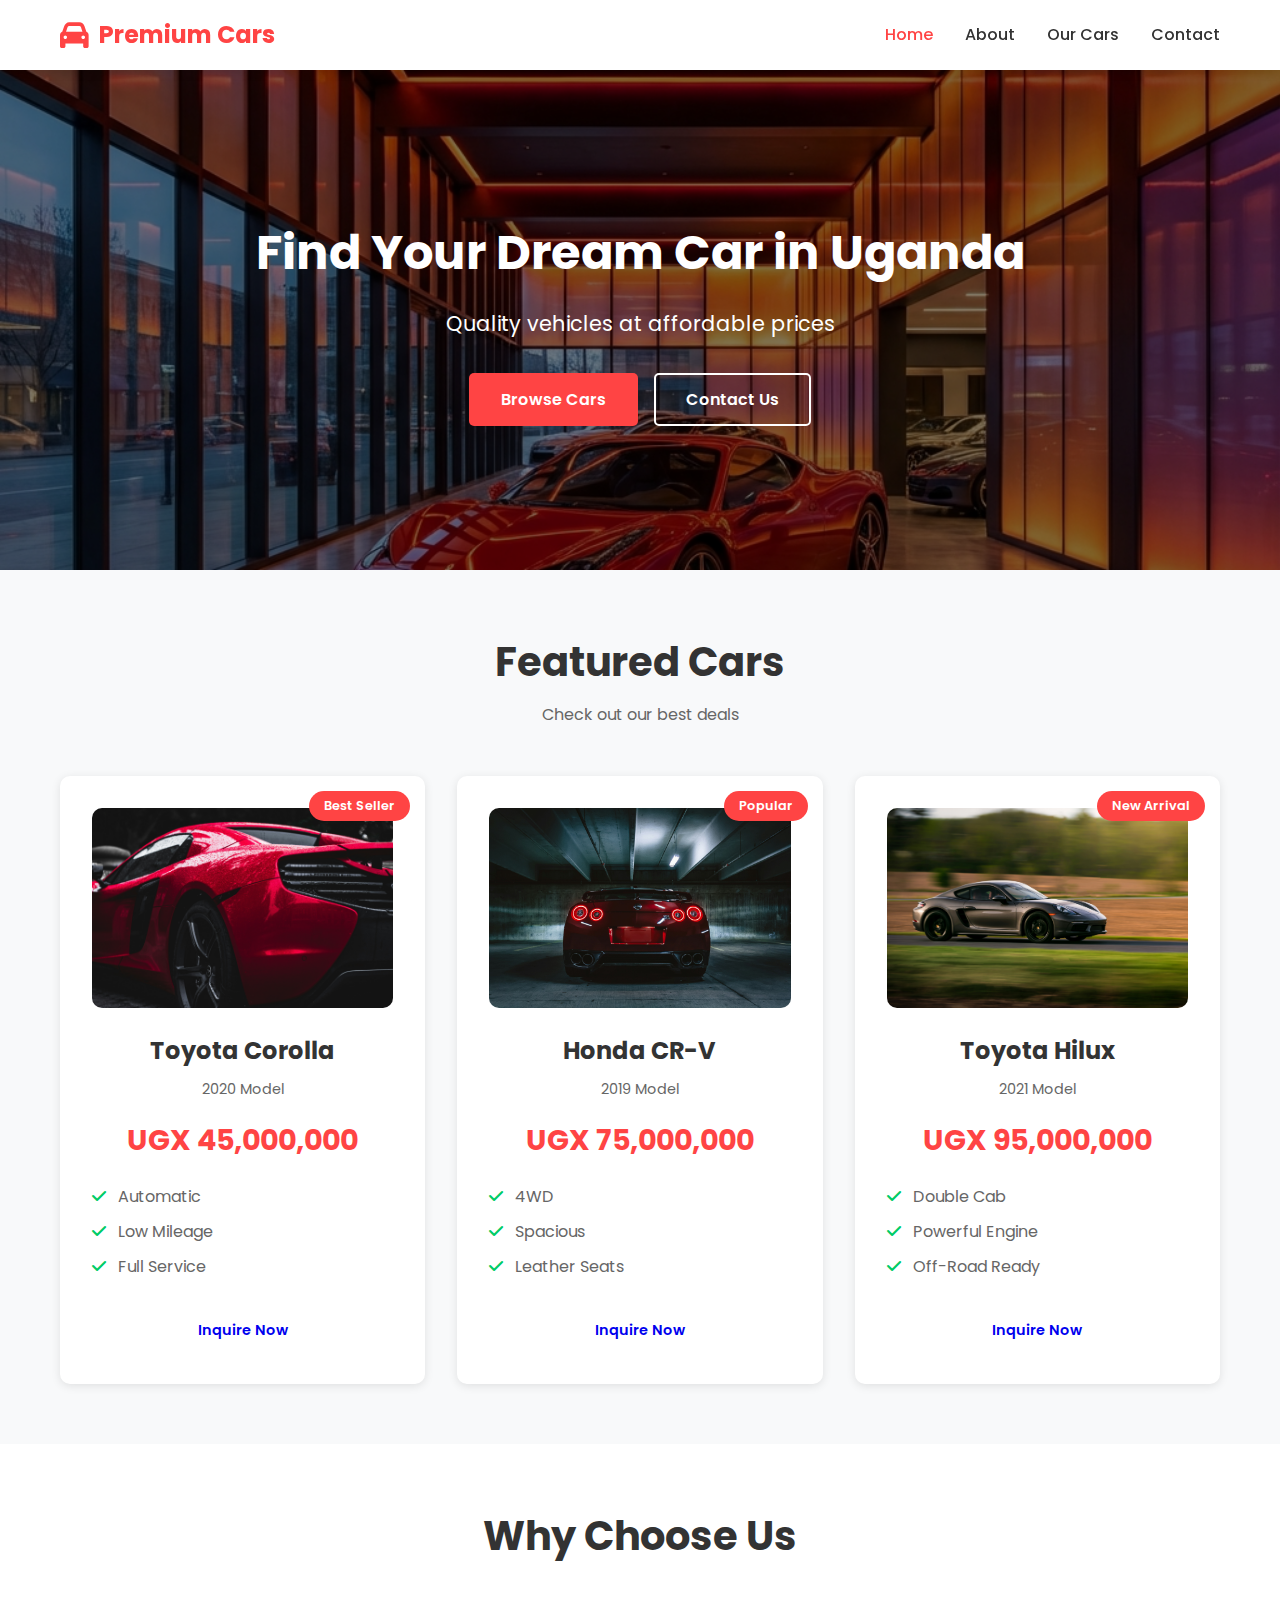
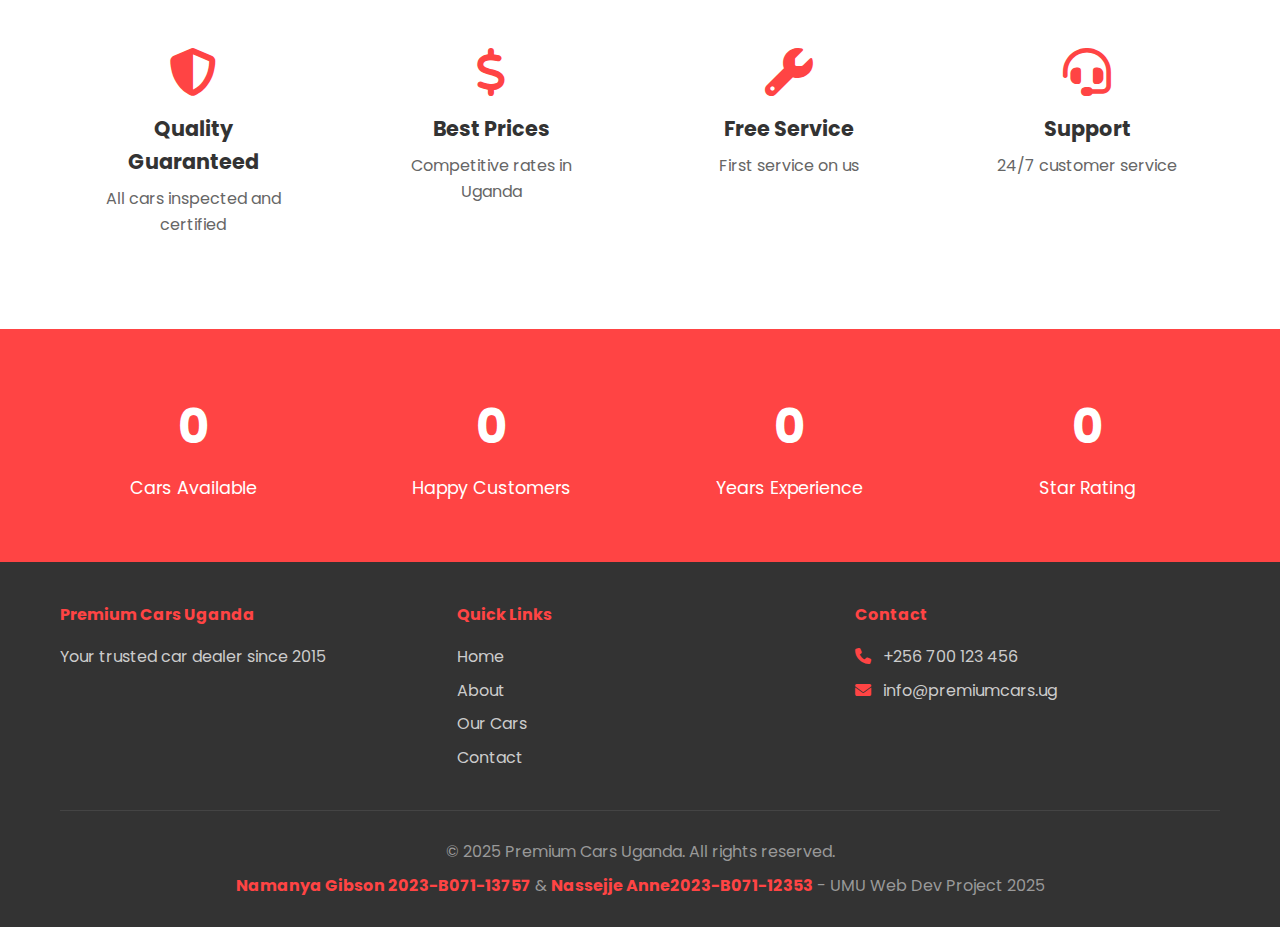
<file: index.html>
<!DOCTYPE html>
<html lang="en">

<head>
    <meta charset="UTF-8">
    <meta name="viewport" content="width=device-width, initial-scale=1.0">
    <meta name="description" content="Premium Cars Uganda - Quality Cars at Great Prices">
    <title>Premium Cars Uganda - Home</title>

    <link rel="stylesheet" href="https://cdnjs.cloudflare.com/ajax/libs/font-awesome/6.4.0/css/all.min.css">
    <link href="https://fonts.googleapis.com/css2?family=Poppins:wght@300;400;500;600;700&display=swap"
        rel="stylesheet">
    <link rel="stylesheet" href="css/styles.css">
</head>

<body>
    <!-- Navigation -->
    <nav class="navbar">
        <div class="container">
            <div class="nav-brand">
                <i class="fas fa-car"></i>
                <span>Premium Cars</span>
            </div>
            <button class="nav-toggle" id="navToggle">
                <i class="fas fa-bars"></i>
            </button>
            <ul class="nav-menu" id="navMenu">
                <li><a href="index.html" class="active">Home</a></li>
                <li><a href="about.html">About</a></li>
                <li><a href="services.html">Our Cars</a></li>
                <li><a href="contact.html">Contact</a></li>
            </ul>
        </div>
    </nav>

    <!-- Hero Section -->
    <section class="hero">
        <img src="images/hero-car.png" alt="Premium Cars Showroom" class="hero-img">
        <div class="hero-overlay"></div>
        <div class="hero-content">
            <h1>Find Your Dream Car in Uganda</h1>
            <p>Quality vehicles at affordable prices</p>
            <div class="hero-buttons">
                <a href="services.html" class="btn btn-primary">Browse Cars</a>
                <a href="contact.html" class="btn btn-outline">Contact Us</a>
            </div>
        </div>
    </section>

    <!-- Featured Cars -->
    <section class="featured-cars">
        <div class="container">
            <h2>Featured Cars</h2>
            <p class="subtitle">Check out our best deals</p>

            <div class="cars-grid">
                <div class="car-card">
                    <div class="car-badge">Best Seller</div>
                    <img src="images/yuvraj-singh-tmAynVA_ihE-unsplash.jpg" alt="Toyota Corolla" class="car-image">
                    <h3>Toyota Corolla</h3>
                    <p class="car-year">2020 Model</p>
                    <p class="car-price">UGX 45,000,000</p>
                    <ul class="car-features">
                        <li><i class="fas fa-check"></i> Automatic</li>
                        <li><i class="fas fa-check"></i> Low Mileage</li>
                        <li><i class="fas fa-check"></i> Full Service</li>
                    </ul>
                    <a href="contact.html" class="btn btn-small">Inquire Now</a>
                </div>

                <div class="car-card">
                    <div class="car-badge">Popular</div>
                    <img src="images/jonathan-gallegos-5FGqfV6UjzI-unsplash.jpg" alt="Honda CR-V" class="car-image">
                    <h3>Honda CR-V</h3>
                    <p class="car-year">2019 Model</p>
                    <p class="car-price">UGX 75,000,000</p>
                    <ul class="car-features">
                        <li><i class="fas fa-check"></i> 4WD</li>
                        <li><i class="fas fa-check"></i> Spacious</li>
                        <li><i class="fas fa-check"></i> Leather Seats</li>
                    </ul>
                    <a href="contact.html" class="btn btn-small">Inquire Now</a>
                </div>

                <div class="car-card">
                    <div class="car-badge">New Arrival</div>
                    <img src="images/kahl-orr-MPdl02hySb0-unsplash.jpg" alt="Toyota Hilux" class="car-image">
                    <h3>Toyota Hilux</h3>
                    <p class="car-year">2021 Model</p>
                    <p class="car-price">UGX 95,000,000</p>
                    <ul class="car-features">
                        <li><i class="fas fa-check"></i> Double Cab</li>
                        <li><i class="fas fa-check"></i> Powerful Engine</li>
                        <li><i class="fas fa-check"></i> Off-Road Ready</li>
                    </ul>
                    <a href="contact.html" class="btn btn-small">Inquire Now</a>
                </div>
            </div>
        </div>
    </section>

    <!-- Why Choose Us -->
    <section class="why-choose">
        <div class="container">
            <h2>Why Choose Us</h2>
            <div class="features-simple">
                <div class="feature-box">
                    <i class="fas fa-shield-alt"></i>
                    <h3>Quality Guaranteed</h3>
                    <p>All cars inspected and certified</p>
                </div>
                <div class="feature-box">
                    <i class="fas fa-dollar-sign"></i>
                    <h3>Best Prices</h3>
                    <p>Competitive rates in Uganda</p>
                </div>
                <div class="feature-box">
                    <i class="fas fa-wrench"></i>
                    <h3>Free Service</h3>
                    <p>First service on us</p>
                </div>
                <div class="feature-box">
                    <i class="fas fa-headset"></i>
                    <h3>Support</h3>
                    <p>24/7 customer service</p>
                </div>
            </div>
        </div>
    </section>

    <!-- Stats -->
    <section class="stats-simple">
        <div class="container">
            <div class="stats-row">
                <div class="stat-box">
                    <h3 class="stat-number" data-target="50">0</h3>
                    <p>Cars Available</p>
                </div>
                <div class="stat-box">
                    <h3 class="stat-number" data-target="200">0</h3>
                    <p>Happy Customers</p>
                </div>
                <div class="stat-box">
                    <h3 class="stat-number" data-target="10">0</h3>
                    <p>Years Experience</p>
                </div>
                <div class="stat-box">
                    <h3 class="stat-number" data-target="5">0</h3>
                    <p>Star Rating</p>
                </div>
            </div>
        </div>
    </section>

    <!-- Footer -->
    <footer class="footer-simple">
        <div class="container">
            <div class="footer-content">
                <div class="footer-col">
                    <h4>Premium Cars Uganda</h4>
                    <p>Your trusted car dealer since 2015</p>
                </div>
                <div class="footer-col">
                    <h4>Quick Links</h4>
                    <ul>
                        <li><a href="index.html">Home</a></li>
                        <li><a href="about.html">About</a></li>
                        <li><a href="services.html">Our Cars</a></li>
                        <li><a href="contact.html">Contact</a></li>
                    </ul>
                </div>
                <div class="footer-col">
                    <h4>Contact</h4>
                    <p><i class="fas fa-phone"></i> +256 700 123 456</p>
                    <p><i class="fas fa-envelope"></i> info@premiumcars.ug</p>
                </div>
            </div>
            <div class="footer-bottom">
                <p>&copy; 2025 Premium Cars Uganda. All rights reserved.</p>
                <p><strong>Namanya Gibson 2023-B071-13757</strong> & <strong>Nassejje Anne2023-B071-12353</strong> - UMU
                    Web Dev Project 2025</p>
            </div>
        </div>
    </footer>

    <script src="js/script.js"></script>
</body>

</html>
</file>
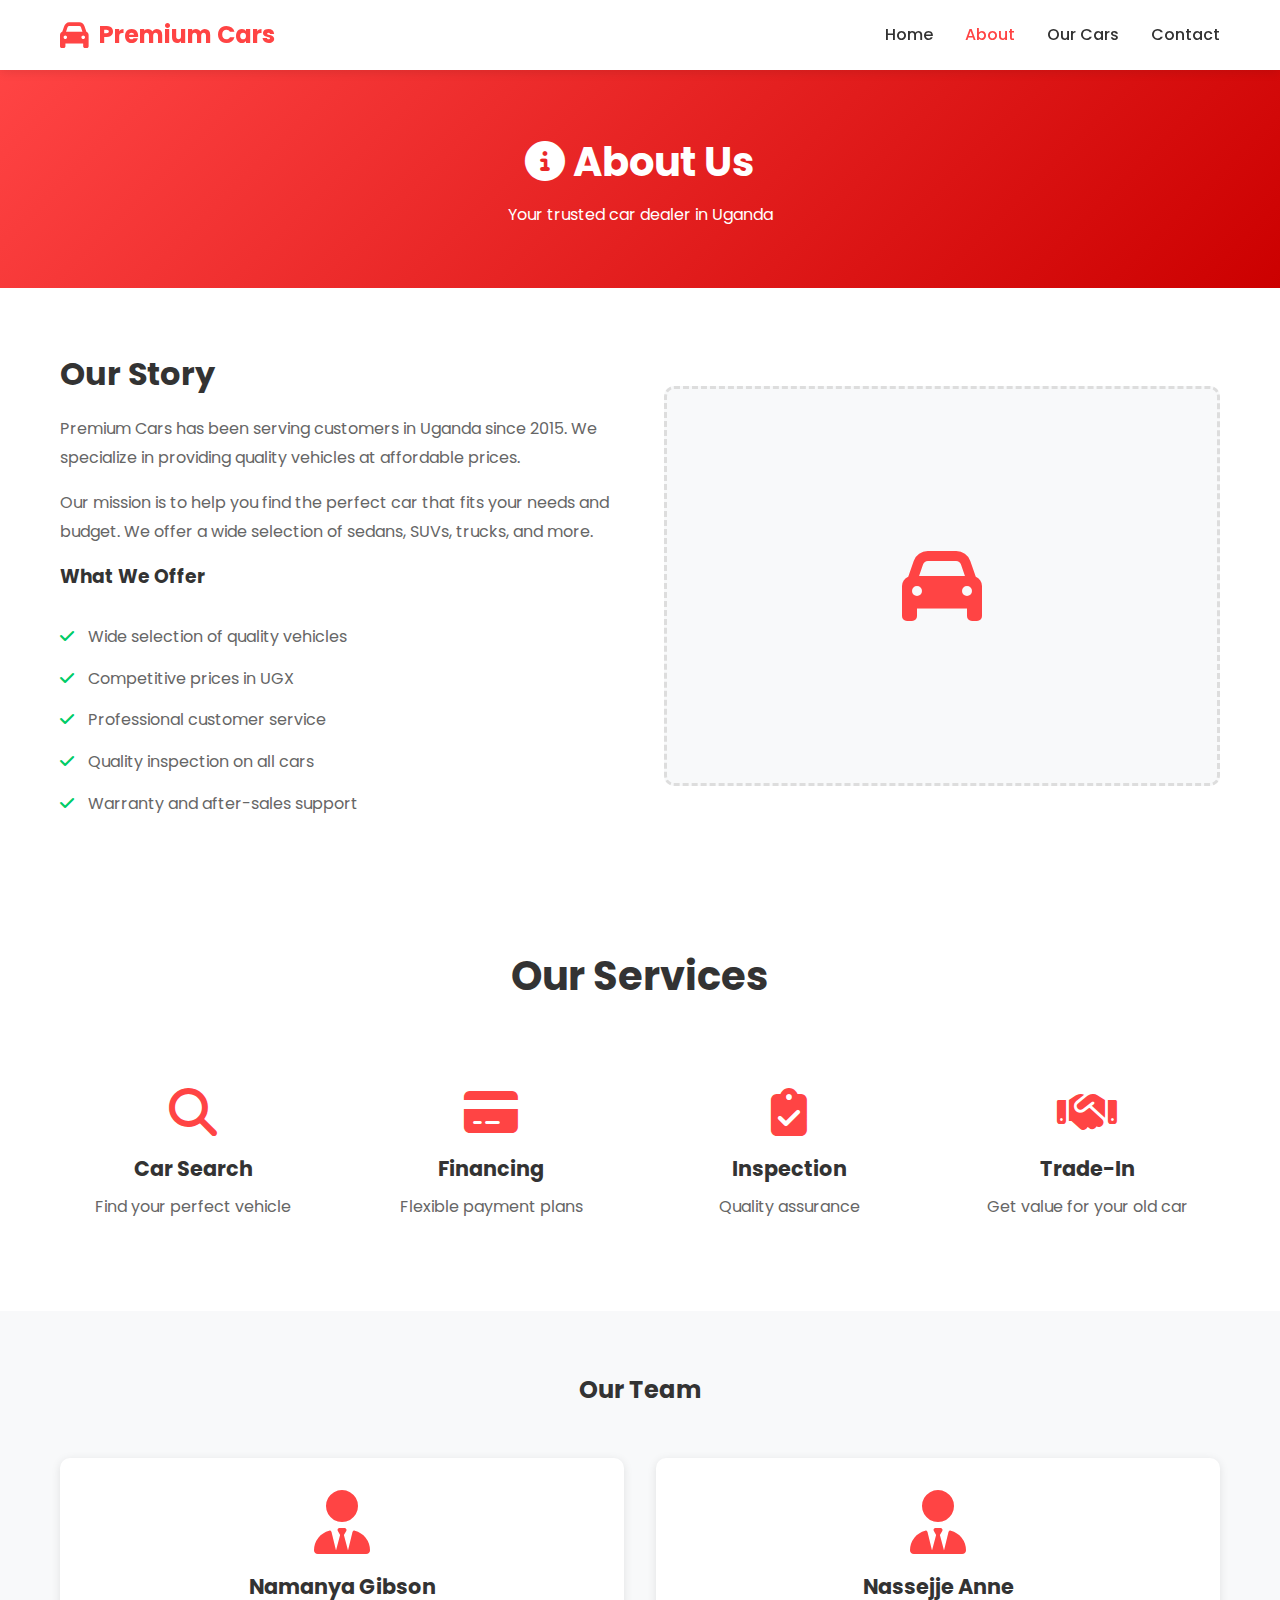
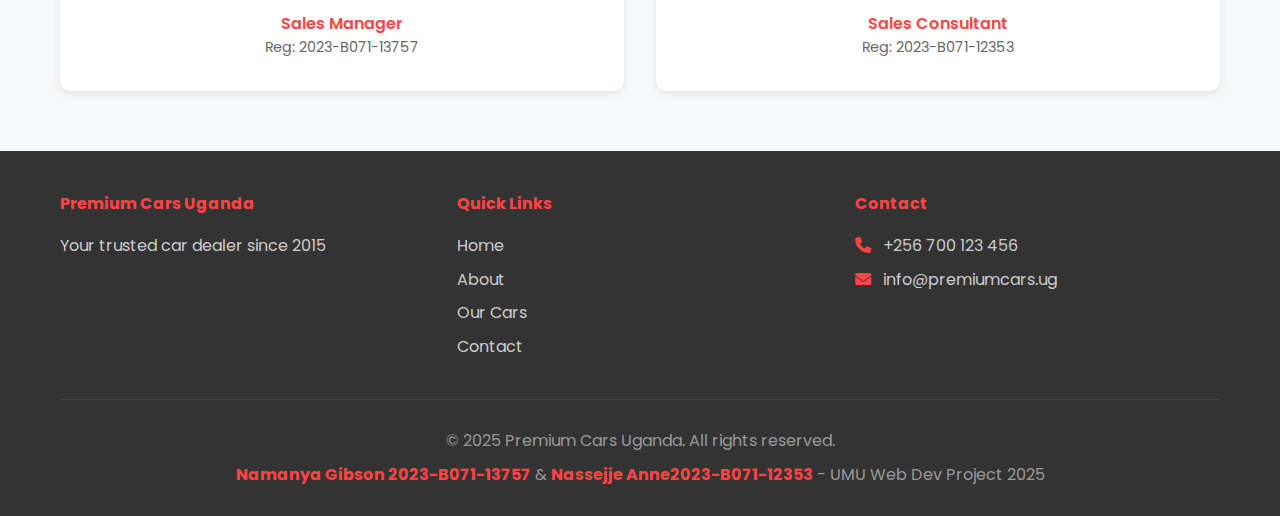
<file: about.html>
<!DOCTYPE html>
<html lang="en">

<head>
    <meta charset="UTF-8">
    <meta name="viewport" content="width=device-width, initial-scale=1.0">
    <meta name="description" content="About Premium Cars Uganda">
    <title>Premium Cars Uganda - About Us</title>

    <link rel="stylesheet" href="https://cdnjs.cloudflare.com/ajax/libs/font-awesome/6.4.0/css/all.min.css">
    <link href="https://fonts.googleapis.com/css2?family=Poppins:wght@300;400;500;600;700&display=swap"
        rel="stylesheet">
    <link rel="stylesheet" href="css/styles.css">
</head>

<body>
    <!-- Navigation -->
    <nav class="navbar">
        <div class="container">
            <div class="nav-brand">
                <i class="fas fa-car"></i>
                <span>Premium Cars</span>
            </div>
            <button class="nav-toggle" id="navToggle">
                <i class="fas fa-bars"></i>
            </button>
            <ul class="nav-menu" id="navMenu">
                <li><a href="index.html">Home</a></li>
                <li><a href="about.html" class="active">About</a></li>
                <li><a href="services.html">Our Cars</a></li>
                <li><a href="contact.html">Contact</a></li>
            </ul>
        </div>
    </nav>

    <!-- Page Header -->
    <section class="page-header">
        <h1><i class="fas fa-info-circle"></i> About Us</h1>
        <p>Your trusted car dealer in Uganda</p>
    </section>

    <!-- About Content -->
    <section class="content-section">
        <div class="container">
            <div class="content-grid">
                <div class="content-text">
                    <h2>Our Story</h2>
                    <p>Premium Cars has been serving customers in Uganda since 2015. We specialize in providing quality
                        vehicles at affordable prices.</p>
                    <p>Our mission is to help you find the perfect car that fits your needs and budget. We offer a wide
                        selection of sedans, SUVs, trucks, and more.</p>

                    <h3>What We Offer</h3>
                    <ul class="content-list">
                        <li><i class="fas fa-check"></i> Wide selection of quality vehicles</li>
                        <li><i class="fas fa-check"></i> Competitive prices in UGX</li>
                        <li><i class="fas fa-check"></i> Professional customer service</li>
                        <li><i class="fas fa-check"></i> Quality inspection on all cars</li>
                        <li><i class="fas fa-check"></i> Warranty and after-sales support</li>
                    </ul>
                </div>

                <div class="content-image">
                    <div class="image-box">
                        <i class="fas fa-car"></i>
                    </div>
                </div>
            </div>
        </div>
    </section>

    <!-- Services -->
    <section class="why-choose">
        <div class="container">
            <h2>Our Services</h2>
            <div class="features-simple">
                <div class="feature-box">
                    <i class="fas fa-search"></i>
                    <h3>Car Search</h3>
                    <p>Find your perfect vehicle</p>
                </div>
                <div class="feature-box">
                    <i class="fas fa-credit-card"></i>
                    <h3>Financing</h3>
                    <p>Flexible payment plans</p>
                </div>
                <div class="feature-box">
                    <i class="fas fa-clipboard-check"></i>
                    <h3>Inspection</h3>
                    <p>Quality assurance</p>
                </div>
                <div class="feature-box">
                    <i class="fas fa-handshake"></i>
                    <h3>Trade-In</h3>
                    <p>Get value for your old car</p>
                </div>
            </div>
        </div>
    </section>

    <!-- Team -->
    <section class="content-section" style="background: var(--light);">
        <div class="container">
            <h2 style="text-align: center; margin-bottom: 3rem;">Our Team</h2>
            <div class="features-simple">
                <div class="feature-box" style="background: #fff; border-radius: 10px; box-shadow: var(--shadow);">
                    <i class="fas fa-user-tie" style="font-size: 4rem;"></i>
                    <h3>Namanya Gibson</h3>
                    <p style="color: var(--primary); font-weight: 600;">Sales Manager</p>
                    <p style="font-size: 0.9rem;">Reg: 2023-B071-13757</p>
                </div>

                <div class="feature-box" style="background: #fff; border-radius: 10px; box-shadow: var(--shadow);">
                    <i class="fas fa-user-tie" style="font-size: 4rem;"></i>
                    <h3>Nassejje Anne</h3>
                    <p style="color: var(--primary); font-weight: 600;">Sales Consultant</p>
                    <p style="font-size: 0.9rem;">Reg: 2023-B071-12353</p>
                </div>
            </div>
        </div>
    </section>

    <!-- Footer -->
    <footer class="footer-simple">
        <div class="container">
            <div class="footer-content">
                <div class="footer-col">
                    <h4>Premium Cars Uganda</h4>
                    <p>Your trusted car dealer since 2015</p>
                </div>
                <div class="footer-col">
                    <h4>Quick Links</h4>
                    <ul>
                        <li><a href="index.html">Home</a></li>
                        <li><a href="about.html">About</a></li>
                        <li><a href="services.html">Our Cars</a></li>
                        <li><a href="contact.html">Contact</a></li>
                    </ul>
                </div>
                <div class="footer-col">
                    <h4>Contact</h4>
                    <p><i class="fas fa-phone"></i> +256 700 123 456</p>
                    <p><i class="fas fa-envelope"></i> info@premiumcars.ug</p>
                </div>
            </div>
            <div class="footer-bottom">
                <p>&copy; 2025 Premium Cars Uganda. All rights reserved.</p>
                <p><strong>Namanya Gibson 2023-B071-13757</strong> & <strong>Nassejje Anne2023-B071-12353</strong> - UMU
                    Web Dev Project 2025</p>
            </div>
        </div>
    </footer>

    <script src="js/script.js"></script>
</body>

</html>
</file>
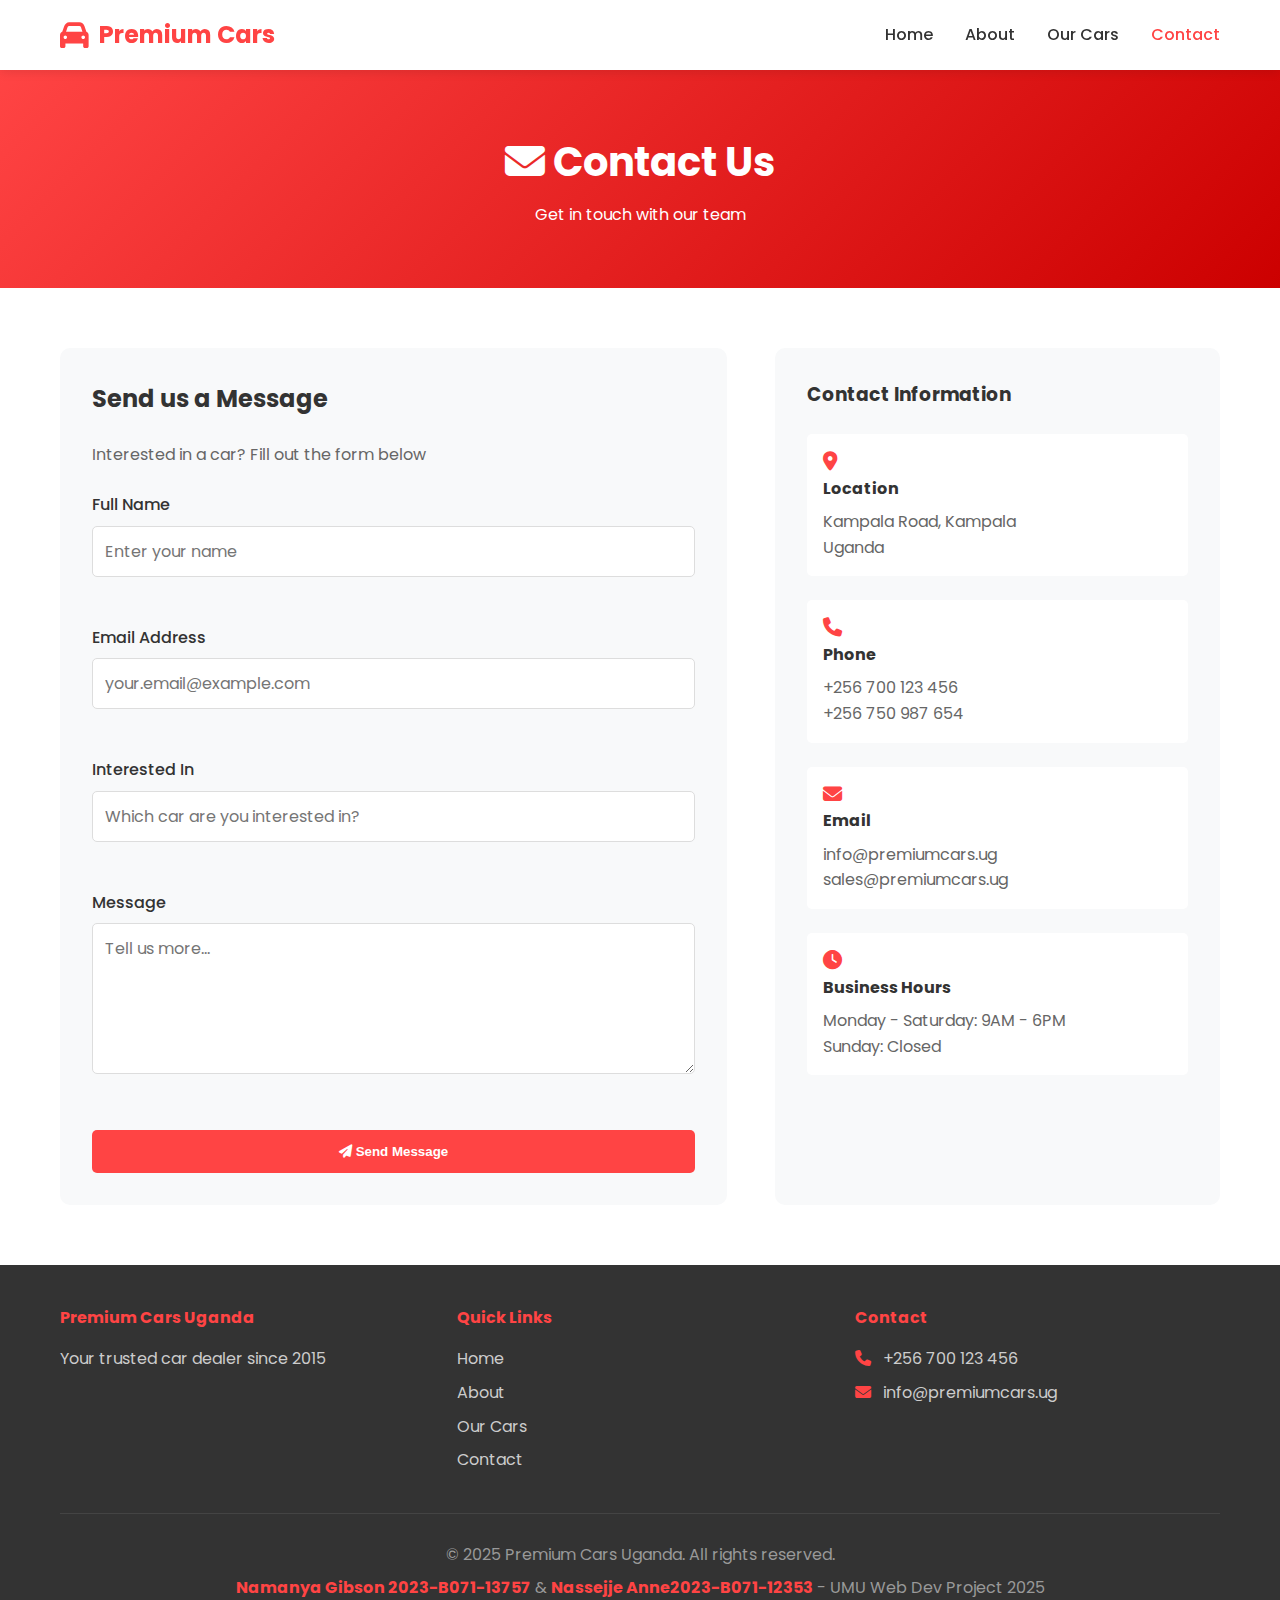
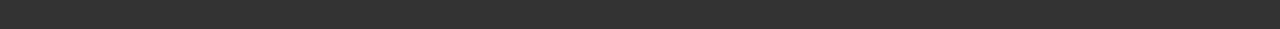
<file: contact.html>
<!DOCTYPE html>
<html lang="en">

<head>
    <meta charset="UTF-8">
    <meta name="viewport" content="width=device-width, initial-scale=1.0">
    <meta name="description" content="Contact Premium Cars Uganda">
    <title>Premium Cars Uganda - Contact</title>

    <link rel="stylesheet" href="https://cdnjs.cloudflare.com/ajax/libs/font-awesome/6.4.0/css/all.min.css">
    <link href="https://fonts.googleapis.com/css2?family=Poppins:wght@300;400;500;600;700&display=swap"
        rel="stylesheet">
    <link rel="stylesheet" href="css/styles.css">
</head>

<body>
    <!-- Navigation -->
    <nav class="navbar">
        <div class="container">
            <div class="nav-brand">
                <i class="fas fa-car"></i>
                <span>Premium Cars</span>
            </div>
            <button class="nav-toggle" id="navToggle">
                <i class="fas fa-bars"></i>
            </button>
            <ul class="nav-menu" id="navMenu">
                <li><a href="index.html">Home</a></li>
                <li><a href="about.html">About</a></li>
                <li><a href="services.html">Our Cars</a></li>
                <li><a href="contact.html" class="active">Contact</a></li>
            </ul>
        </div>
    </nav>

    <!-- Page Header -->
    <section class="page-header">
        <h1><i class="fas fa-envelope"></i> Contact Us</h1>
        <p>Get in touch with our team</p>
    </section>

    <!-- Contact Section -->
    <section class="contact-container">
        <div class="container">
            <div class="contact-wrapper">
                <!-- Contact Form -->
                <div class="form-simple">
                    <h2>Send us a Message</h2>
                    <p style="margin-bottom: 1.5rem; color: #666;">Interested in a car? Fill out the form below</p>

                    <form id="contactForm" novalidate>
                        <div class="form-group">
                            <label for="name">Full Name</label>
                            <input type="text" id="name" name="name" placeholder="Enter your name" required>
                            <span class="error-message" id="nameError"></span>
                        </div>

                        <div class="form-group">
                            <label for="email">Email Address</label>
                            <input type="email" id="email" name="email" placeholder="your.email@example.com" required>
                            <span class="error-message" id="emailError"></span>
                        </div>

                        <div class="form-group">
                            <label for="subject">Interested In</label>
                            <input type="text" id="subject" name="subject"
                                placeholder="Which car are you interested in?" required>
                            <span class="error-message" id="subjectError"></span>
                        </div>

                        <div class="form-group">
                            <label for="message">Message</label>
                            <textarea id="message" name="message" rows="5" placeholder="Tell us more..."
                                required></textarea>
                            <span class="error-message" id="messageError"></span>
                        </div>

                        <button type="submit" class="btn btn-primary" style="width: 100%;">
                            <i class="fas fa-paper-plane"></i> Send Message
                        </button>
                    </form>

                    <div id="formSuccess" class="success-message">
                        <i class="fas fa-check-circle"></i>
                        Thank you! We'll get back to you soon.
                    </div>
                </div>

                <!-- Contact Info -->
                <div class="contact-info-box">
                    <h3>Contact Information</h3>

                    <div class="info-item">
                        <i class="fas fa-map-marker-alt"></i>
                        <h4>Location</h4>
                        <p>Kampala Road, Kampala<br>Uganda</p>
                    </div>

                    <div class="info-item">
                        <i class="fas fa-phone"></i>
                        <h4>Phone</h4>
                        <p>+256 700 123 456<br>+256 750 987 654</p>
                    </div>

                    <div class="info-item">
                        <i class="fas fa-envelope"></i>
                        <h4>Email</h4>
                        <p>info@premiumcars.ug<br>sales@premiumcars.ug</p>
                    </div>

                    <div class="info-item">
                        <i class="fas fa-clock"></i>
                        <h4>Business Hours</h4>
                        <p>Monday - Saturday: 9AM - 6PM<br>Sunday: Closed</p>
                    </div>
                </div>
            </div>
        </div>
    </section>

    <!-- Footer -->
    <footer class="footer-simple">
        <div class="container">
            <div class="footer-content">
                <div class="footer-col">
                    <h4>Premium Cars Uganda</h4>
                    <p>Your trusted car dealer since 2015</p>
                </div>
                <div class="footer-col">
                    <h4>Quick Links</h4>
                    <ul>
                        <li><a href="index.html">Home</a></li>
                        <li><a href="about.html">About</a></li>
                        <li><a href="services.html">Our Cars</a></li>
                        <li><a href="contact.html">Contact</a></li>
                    </ul>
                </div>
                <div class="footer-col">
                    <h4>Contact</h4>
                    <p><i class="fas fa-phone"></i> +256 700 123 456</p>
                    <p><i class="fas fa-envelope"></i> info@premiumcars.ug</p>
                </div>
            </div>
            <div class="footer-bottom">
                <p>&copy; 2025 Premium Cars Uganda. All rights reserved.</p>
                <p><strong>Namanya Gibson 2023-B071-13757</strong> & <strong>Nassejje Anne2023-B071-12353</strong> - UMU
                    Web Dev Project 2025</p>
            </div>
        </div>
    </footer>

    <script src="js/script.js"></script>
</body>

</html>
</file>
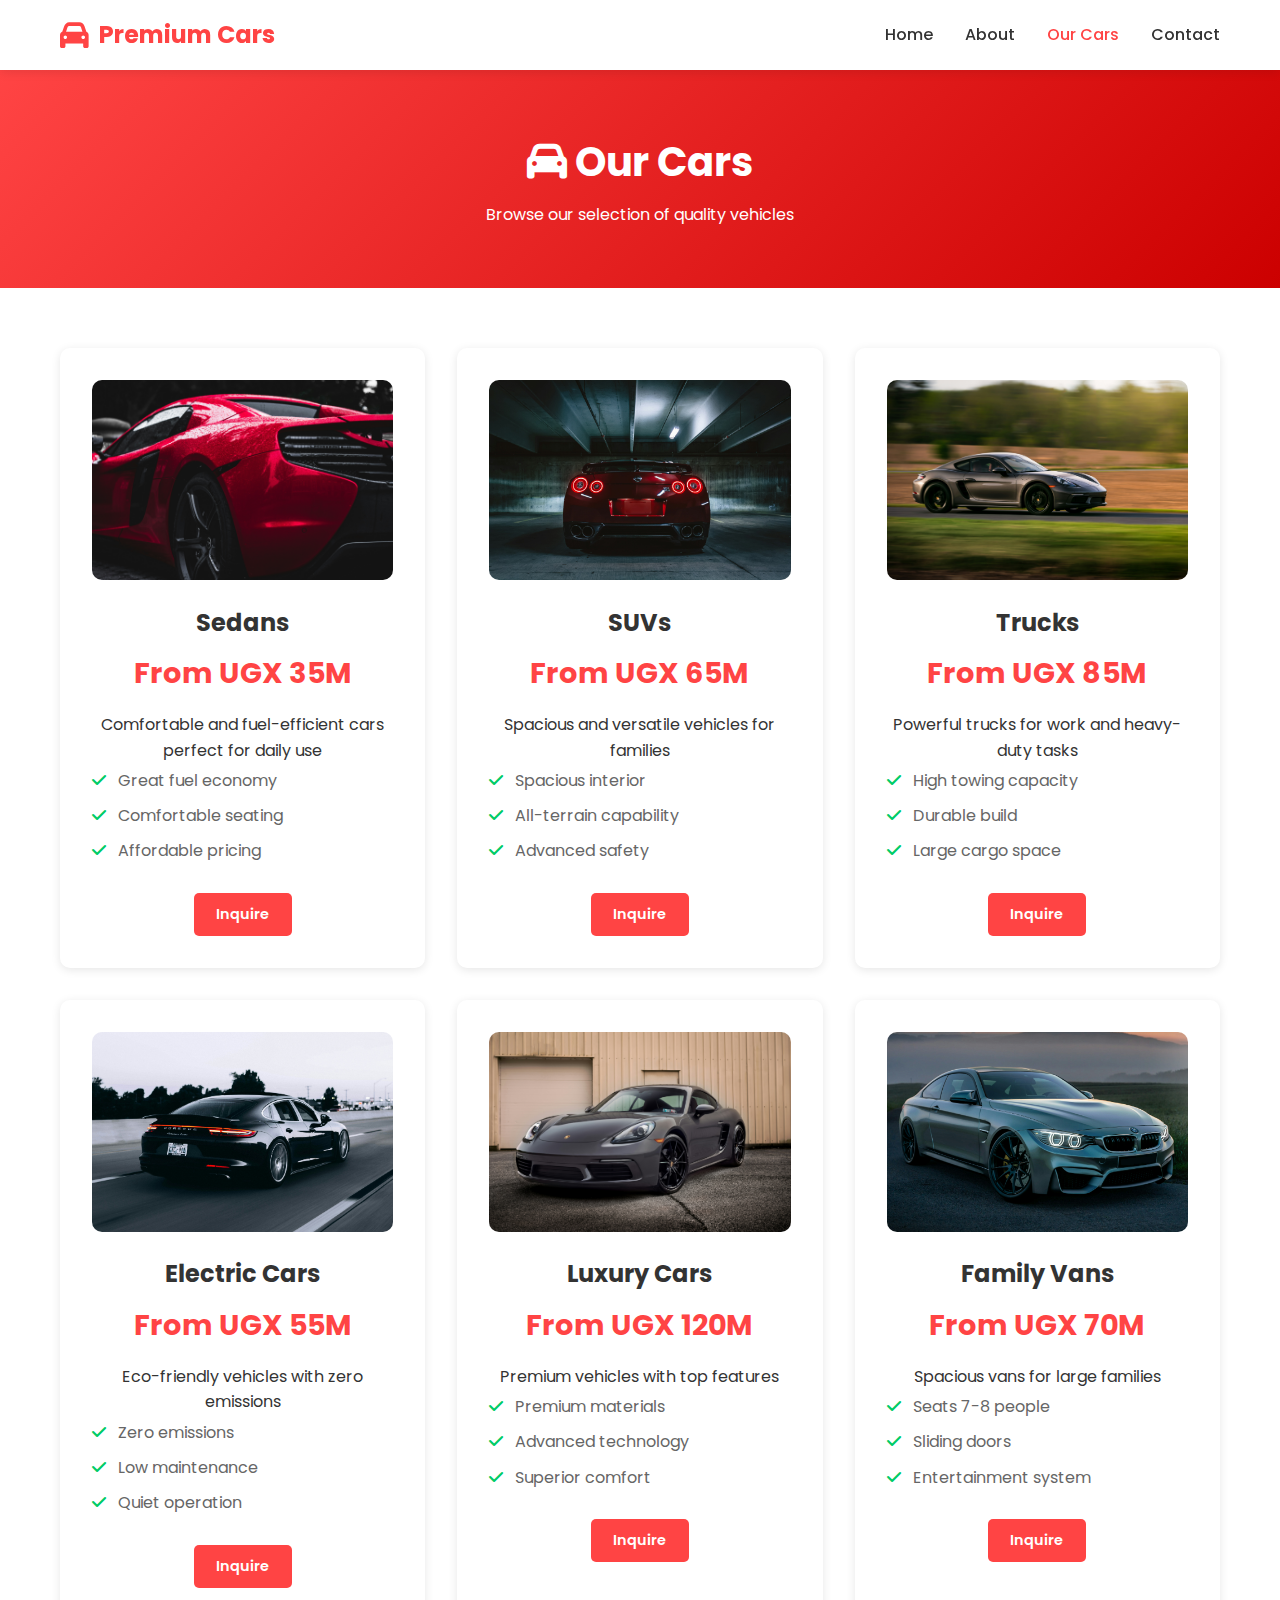
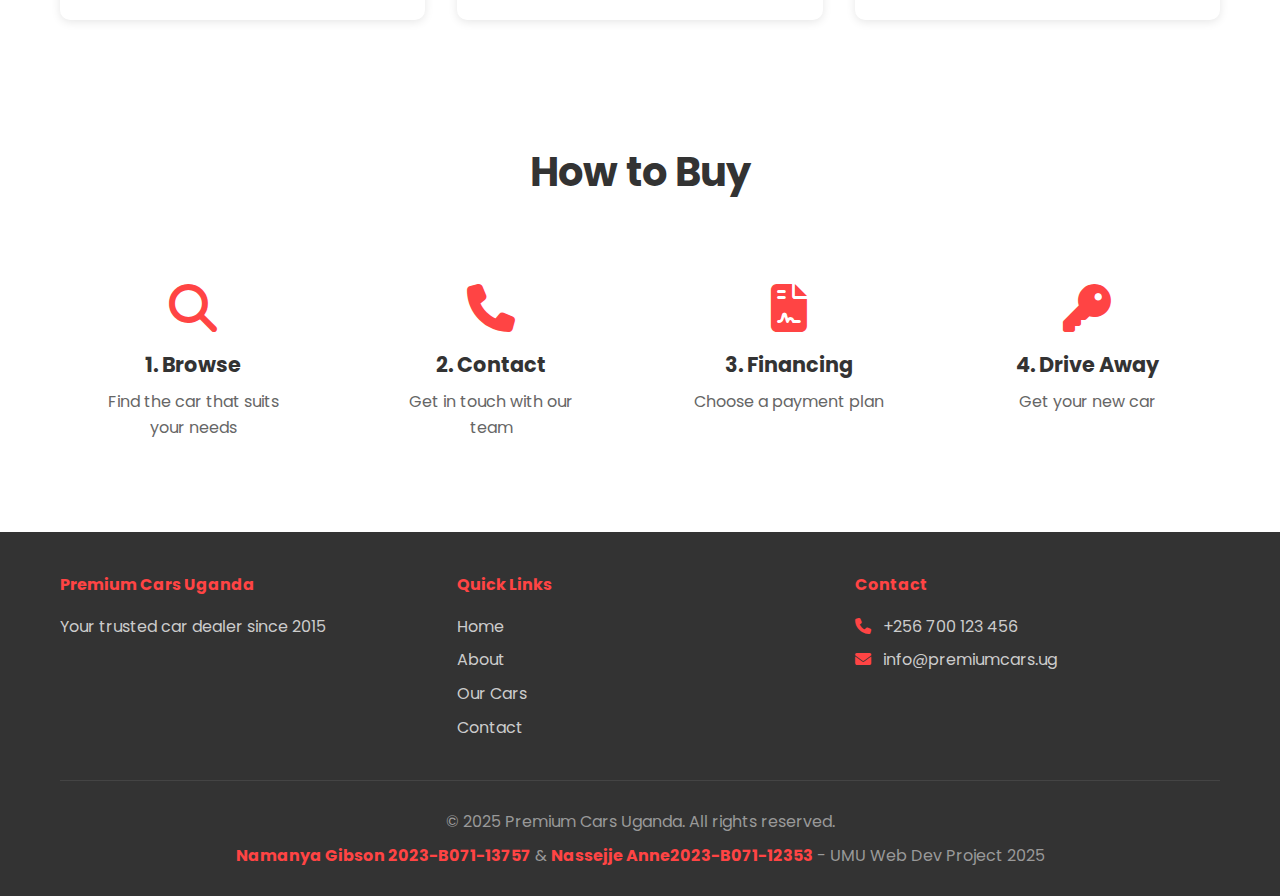
<file: services.html>
<!DOCTYPE html>
<html lang="en">

<head>
    <meta charset="UTF-8">
    <meta name="viewport" content="width=device-width, initial-scale=1.0">
    <meta name="description" content="Browse our selection of quality cars in Uganda">
    <title>Premium Cars Uganda - Our Cars</title>

    <link rel="stylesheet" href="https://cdnjs.cloudflare.com/ajax/libs/font-awesome/6.4.0/css/all.min.css">
    <link href="https://fonts.googleapis.com/css2?family=Poppins:wght@300;400;500;600;700&display=swap"
        rel="stylesheet">
    <link rel="stylesheet" href="css/styles.css">
</head>

<body>
    <!-- Navigation -->
    <nav class="navbar">
        <div class="container">
            <div class="nav-brand">
                <i class="fas fa-car"></i>
                <span>Premium Cars</span>
            </div>
            <button class="nav-toggle" id="navToggle">
                <i class="fas fa-bars"></i>
            </button>
            <ul class="nav-menu" id="navMenu">
                <li><a href="index.html">Home</a></li>
                <li><a href="about.html">About</a></li>
                <li><a href="services.html" class="active">Our Cars</a></li>
                <li><a href="contact.html">Contact</a></li>
            </ul>
        </div>
    </nav>

    <!-- Page Header -->
    <section class="page-header">
        <h1><i class="fas fa-car"></i> Our Cars</h1>
        <p>Browse our selection of quality vehicles</p>
    </section>

    <!-- Cars Section -->
    <section class="content-section">
        <div class="container">
            <div class="cars-grid">
                <!-- Sedan -->
                <div class="car-card">
                    <img src="images/yuvraj-singh-tmAynVA_ihE-unsplash.jpg" alt="Sedan" class="car-image">
                    <h3>Sedans</h3>
                    <p class="car-price">From UGX 35M</p>
                    <p>Comfortable and fuel-efficient cars perfect for daily use</p>
                    <ul class="car-features">
                        <li><i class="fas fa-check"></i> Great fuel economy</li>
                        <li><i class="fas fa-check"></i> Comfortable seating</li>
                        <li><i class="fas fa-check"></i> Affordable pricing</li>
                    </ul>
                    <a href="contact.html" class="btn btn-primary btn-small">Inquire</a>
                </div>

                <!-- SUV -->
                <div class="car-card">
                    <img src="images/jonathan-gallegos-5FGqfV6UjzI-unsplash.jpg" alt="SUV" class="car-image">
                    <h3>SUVs</h3>
                    <p class="car-price">From UGX 65M</p>
                    <p>Spacious and versatile vehicles for families</p>
                    <ul class="car-features">
                        <li><i class="fas fa-check"></i> Spacious interior</li>
                        <li><i class="fas fa-check"></i> All-terrain capability</li>
                        <li><i class="fas fa-check"></i> Advanced safety</li>
                    </ul>
                    <a href="contact.html" class="btn btn-primary btn-small">Inquire</a>
                </div>

                <!-- Truck -->
                <div class="car-card">
                    <img src="images/kahl-orr-MPdl02hySb0-unsplash.jpg" alt="Truck" class="car-image">
                    <h3>Trucks</h3>
                    <p class="car-price">From UGX 85M</p>
                    <p>Powerful trucks for work and heavy-duty tasks</p>
                    <ul class="car-features">
                        <li><i class="fas fa-check"></i> High towing capacity</li>
                        <li><i class="fas fa-check"></i> Durable build</li>
                        <li><i class="fas fa-check"></i> Large cargo space</li>
                    </ul>
                    <a href="contact.html" class="btn btn-primary btn-small">Inquire</a>
                </div>

                <!-- Electric -->
                <div class="car-card">
                    <img src="images/campbell-3ZUsNJhi_Ik-unsplash.jpg" alt="Electric Car" class="car-image">
                    <h3>Electric Cars</h3>
                    <p class="car-price">From UGX 55M</p>
                    <p>Eco-friendly vehicles with zero emissions</p>
                    <ul class="car-features">
                        <li><i class="fas fa-check"></i> Zero emissions</li>
                        <li><i class="fas fa-check"></i> Low maintenance</li>
                        <li><i class="fas fa-check"></i> Quiet operation</li>
                    </ul>
                    <a href="contact.html" class="btn btn-primary btn-small">Inquire</a>
                </div>

                <!-- Luxury -->
                <div class="car-card">
                    <img src="images/kahl-orr-ZdLFPE0AZBU-unsplash.jpg" alt="Luxury Car" class="car-image">
                    <h3>Luxury Cars</h3>
                    <p class="car-price">From UGX 120M</p>
                    <p>Premium vehicles with top features</p>
                    <ul class="car-features">
                        <li><i class="fas fa-check"></i> Premium materials</li>
                        <li><i class="fas fa-check"></i> Advanced technology</li>
                        <li><i class="fas fa-check"></i> Superior comfort</li>
                    </ul>
                    <a href="contact.html" class="btn btn-primary btn-small">Inquire</a>
                </div>

                <!-- Vans -->
                <div class="car-card">
                    <img src="images/josh-berquist-_4sWbzH5fp8-unsplash.jpg" alt="Family Van" class="car-image">
                    <h3>Family Vans</h3>
                    <p class="car-price">From UGX 70M</p>
                    <p>Spacious vans for large families</p>
                    <ul class="car-features">
                        <li><i class="fas fa-check"></i> Seats 7-8 people</li>
                        <li><i class="fas fa-check"></i> Sliding doors</li>
                        <li><i class="fas fa-check"></i> Entertainment system</li>
                    </ul>
                    <a href="contact.html" class="btn btn-primary btn-small">Inquire</a>
                </div>
            </div>
        </div>
    </section>

    <!-- How to Buy -->
    <section class="why-choose">
        <div class="container">
            <h2>How to Buy</h2>
            <div class="features-simple">
                <div class="feature-box">
                    <i class="fas fa-search"></i>
                    <h3>1. Browse</h3>
                    <p>Find the car that suits your needs</p>
                </div>
                <div class="feature-box">
                    <i class="fas fa-phone"></i>
                    <h3>2. Contact</h3>
                    <p>Get in touch with our team</p>
                </div>
                <div class="feature-box">
                    <i class="fas fa-file-contract"></i>
                    <h3>3. Financing</h3>
                    <p>Choose a payment plan</p>
                </div>
                <div class="feature-box">
                    <i class="fas fa-key"></i>
                    <h3>4. Drive Away</h3>
                    <p>Get your new car</p>
                </div>
            </div>
        </div>
    </section>

    <!-- Footer -->
    <footer class="footer-simple">
        <div class="container">
            <div class="footer-content">
                <div class="footer-col">
                    <h4>Premium Cars Uganda</h4>
                    <p>Your trusted car dealer since 2015</p>
                </div>
                <div class="footer-col">
                    <h4>Quick Links</h4>
                    <ul>
                        <li><a href="index.html">Home</a></li>
                        <li><a href="about.html">About</a></li>
                        <li><a href="services.html">Our Cars</a></li>
                        <li><a href="contact.html">Contact</a></li>
                    </ul>
                </div>
                <div class="footer-col">
                    <h4>Contact</h4>
                    <p><i class="fas fa-phone"></i> +256 700 123 456</p>
                    <p><i class="fas fa-envelope"></i> info@premiumcars.ug</p>
                </div>
            </div>
            <div class="footer-bottom">
                <p>&copy; 2025 Premium Cars Uganda. All rights reserved.</p>
                <p><strong>Namanya Gibson 2023-B071-13757</strong> & <strong>Nassejje Anne2023-B071-12353</strong> - UMU
                    Web Dev Project 2025</p>
            </div>
        </div>
    </footer>

    <script src="js/script.js"></script>
</body>

</html>
</file>
<file: css/styles.css>
/* ==========================================
   SIMPLE & BEAUTIFUL CAR WEBSITE - UGANDA
   ========================================== */

* {
    margin: 0;
    padding: 0;
    box-sizing: border-box;
}

:root {
    --primary: #FF4444;
    --secondary: #333;
    --light: #f8f9fa;
    --dark: #212529;
    --blue: #0066FF;
    --green: #00CC66;
    --orange: #FF6600;
    --shadow: 0 2px 10px rgba(0, 0, 0, 0.1);
}

body {
    font-family: 'Poppins', sans-serif;
    line-height: 1.6;
    color: var(--secondary);
    background: #fff;
}

.container {
    max-width: 1200px;
    margin: 0 auto;
    padding: 0 20px;
}

/* ==========================================
   NAVIGATION
   ========================================== */
.navbar {
    background: #fff;
    box-shadow: var(--shadow);
    position: sticky;
    top: 0;
    z-index: 100;
}

.navbar .container {
    display: flex;
    justify-content: space-between;
    align-items: center;
    padding: 1rem 20px;
}

.nav-brand {
    display: flex;
    align-items: center;
    gap: 10px;
    font-size: 1.5rem;
    font-weight: 700;
    color: var(--primary);
}

.nav-brand i {
    font-size: 1.8rem;
}

.nav-toggle {
    display: none;
    background: none;
    border: none;
    font-size: 1.5rem;
    cursor: pointer;
    color: var(--secondary);
}

.nav-menu {
    display: flex;
    list-style: none;
    gap: 2rem;
}

.nav-menu a {
    text-decoration: none;
    color: var(--secondary);
    font-weight: 500;
    transition: color 0.3s;
}

.nav-menu a:hover,
.nav-menu a.active {
    color: var(--primary);
}

/* ==========================================
   HERO SECTION
   ========================================== */
.hero {
    position: relative;
    height: 500px;
    display: flex;
    align-items: center;
    justify-content: center;
    text-align: center;
    overflow: hidden;
}

.hero-img {
    position: absolute;
    width: 100%;
    height: 100%;
    object-fit: cover;
    z-index: 1;
}

.hero-overlay {
    position: absolute;
    width: 100%;
    height: 100%;
    background: rgba(0, 0, 0, 0.5);
    z-index: 2;
}

.hero-content {
    position: relative;
    z-index: 3;
    color: #fff;
    padding: 20px;
}

.hero h1 {
    font-size: 3rem;
    margin-bottom: 1rem;
    font-weight: 700;
}

.hero p {
    font-size: 1.3rem;
    margin-bottom: 2rem;
}

.hero-buttons {
    display: flex;
    gap: 1rem;
    justify-content: center;
    flex-wrap: wrap;
}

/* ==========================================
   BUTTONS
   ========================================== */
.btn {
    display: inline-block;
    padding: 12px 30px;
    text-decoration: none;
    border-radius: 5px;
    font-weight: 600;
    transition: all 0.3s;
    border: 2px solid transparent;
}

.btn-primary {
    background: var(--primary);
    color: #fff;
}

.btn-primary:hover {
    background: #cc0000;
    transform: translateY(-2px);
    box-shadow: 0 4px 15px rgba(255, 68, 68, 0.3);
}

.btn-outline {
    background: transparent;
    color: #fff;
    border: 2px solid #fff;
}

.btn-outline:hover {
    background: #fff;
    color: var(--primary);
}

.btn-small {
    padding: 8px 20px;
    font-size: 0.9rem;
}

/* ==========================================
   FEATURED CARS
   ========================================== */
.featured-cars {
    padding: 60px 0;
    background: var(--light);
}

.featured-cars h2 {
    text-align: center;
    font-size: 2.5rem;
    margin-bottom: 0.5rem;
    color: var(--secondary);
}

.subtitle {
    text-align: center;
    color: #666;
    margin-bottom: 3rem;
}

.cars-grid {
    display: grid;
    grid-template-columns: repeat(auto-fit, minmax(300px, 1fr));
    gap: 2rem;
}

.car-card {
    background: #fff;
    border-radius: 10px;
    padding: 2rem;
    text-align: center;
    box-shadow: var(--shadow);
    transition: transform 0.3s, box-shadow 0.3s;
    position: relative;
}

.car-card:hover {
    transform: translateY(-10px);
    box-shadow: 0 10px 30px rgba(0, 0, 0, 0.15);
}

.car-badge {
    position: absolute;
    top: 15px;
    right: 15px;
    background: var(--primary);
    color: #fff;
    padding: 5px 15px;
    border-radius: 20px;
    font-size: 0.8rem;
    font-weight: 600;
    z-index: 10;
}

.car-image {
    width: 100%;
    height: 200px;
    object-fit: cover;
    border-radius: 10px;
    margin-bottom: 1rem;
}

.car-card h3 {
    font-size: 1.5rem;
    margin-bottom: 0.5rem;
    color: var(--secondary);
}

.car-year {
    color: #666;
    font-size: 0.9rem;
    margin-bottom: 1rem;
}

.car-price {
    font-size: 1.8rem;
    font-weight: 700;
    color: var(--primary);
    margin-bottom: 1rem;
}

.car-features {
    list-style: none;
    margin-bottom: 1.5rem;
    text-align: left;
}

.car-features li {
    padding: 0.3rem 0;
    color: #666;
}

.car-features i {
    color: var(--green);
    margin-right: 8px;
}

/* ==========================================
   WHY CHOOSE US
   ========================================== */
.why-choose {
    padding: 60px 0;
}

.why-choose h2 {
    text-align: center;
    font-size: 2.5rem;
    margin-bottom: 3rem;
}

.features-simple {
    display: grid;
    grid-template-columns: repeat(auto-fit, minmax(250px, 1fr));
    gap: 2rem;
}

.feature-box {
    text-align: center;
    padding: 2rem;
}

.feature-box i {
    font-size: 3rem;
    color: var(--primary);
    margin-bottom: 1rem;
}

.feature-box h3 {
    font-size: 1.3rem;
    margin-bottom: 0.5rem;
}

.feature-box p {
    color: #666;
}

/* ==========================================
   STATS
   ========================================== */
.stats-simple {
    padding: 60px 0;
    background: var(--primary);
    color: #fff;
}

.stats-row {
    display: grid;
    grid-template-columns: repeat(auto-fit, minmax(200px, 1fr));
    gap: 2rem;
    text-align: center;
}

.stat-box h3 {
    font-size: 3rem;
    font-weight: 700;
    margin-bottom: 0.5rem;
}

.stat-box p {
    font-size: 1.1rem;
}

/* ==========================================
   FOOTER
   ========================================== */
.footer-simple {
    background: var(--secondary);
    color: #fff;
    padding: 40px 0 20px;
}

.footer-content {
    display: grid;
    grid-template-columns: repeat(auto-fit, minmax(250px, 1fr));
    gap: 2rem;
    margin-bottom: 2rem;
}

.footer-col h4 {
    margin-bottom: 1rem;
    color: var(--primary);
}

.footer-col ul {
    list-style: none;
}

.footer-col ul li {
    margin-bottom: 0.5rem;
}

.footer-col a {
    color: #ccc;
    text-decoration: none;
    transition: color 0.3s;
}

.footer-col a:hover {
    color: var(--primary);
}

.footer-col p {
    color: #ccc;
    margin-bottom: 0.5rem;
}

.footer-col i {
    margin-right: 8px;
    color: var(--primary);
}

.footer-bottom {
    text-align: center;
    padding-top: 20px;
    border-top: 1px solid #444;
    color: #999;
}

.footer-bottom p {
    margin: 0.5rem 0;
}

.footer-bottom strong {
    color: var(--primary);
}

/* ==========================================
   PAGE HEADER
   ========================================== */
.page-header {
    background: linear-gradient(135deg, var(--primary), #cc0000);
    color: #fff;
    padding: 60px 0;
    text-align: center;
}

.page-header h1 {
    font-size: 2.5rem;
    margin-bottom: 0.5rem;
}

/* ==========================================
   CONTENT SECTIONS
   ========================================== */
.content-section {
    padding: 60px 0;
}

.content-grid {
    display: grid;
    grid-template-columns: 1fr 1fr;
    gap: 3rem;
    align-items: center;
}

.content-text h2 {
    font-size: 2rem;
    margin-bottom: 1rem;
    color: var(--secondary);
}

.content-text p {
    color: #666;
    margin-bottom: 1rem;
    line-height: 1.8;
}

.content-list {
    list-style: none;
    margin-top: 1.5rem;
}

.content-list li {
    padding: 0.5rem 0;
    color: #666;
}

.content-list i {
    color: var(--green);
    margin-right: 10px;
}

.content-image {
    text-align: center;
}

.image-box {
    width: 100%;
    height: 400px;
    background: var(--light);
    border-radius: 10px;
    display: flex;
    flex-direction: column;
    align-items: center;
    justify-content: center;
    border: 3px dashed #ddd;
}

.image-box i {
    font-size: 5rem;
    color: var(--primary);
}

/* ==========================================
   CONTACT FORM
   ========================================== */
.contact-container {
    padding: 60px 0;
}

.contact-wrapper {
    display: grid;
    grid-template-columns: 1.5fr 1fr;
    gap: 3rem;
}

.form-simple {
    background: var(--light);
    padding: 2rem;
    border-radius: 10px;
}

.form-simple h2 {
    margin-bottom: 1.5rem;
}

.form-group {
    margin-bottom: 1.5rem;
}

.form-group label {
    display: block;
    margin-bottom: 0.5rem;
    font-weight: 500;
    color: var(--secondary);
}

.form-group input,
.form-group textarea {
    width: 100%;
    padding: 12px;
    border: 1px solid #ddd;
    border-radius: 5px;
    font-family: inherit;
    font-size: 1rem;
    transition: border-color 0.3s;
}

.form-group input:focus,
.form-group textarea:focus {
    outline: none;
    border-color: var(--primary);
}

.error-message {
    color: var(--primary);
    font-size: 0.9rem;
    margin-top: 0.3rem;
    display: block;
    min-height: 1.2rem;
}

.success-message {
    background: var(--green);
    color: #fff;
    padding: 1rem;
    border-radius: 5px;
    margin-top: 1rem;
    display: none;
}

.contact-info-box {
    background: var(--light);
    padding: 2rem;
    border-radius: 10px;
}

.contact-info-box h3 {
    margin-bottom: 1.5rem;
}

.info-item {
    margin-bottom: 1.5rem;
    padding: 1rem;
    background: #fff;
    border-radius: 5px;
}

.info-item i {
    color: var(--primary);
    margin-right: 10px;
    font-size: 1.2rem;
}

.info-item h4 {
    margin-bottom: 0.5rem;
    color: var(--secondary);
}

.info-item p {
    color: #666;
}

/* ==========================================
   RESPONSIVE
   ========================================== */
@media (max-width: 768px) {
    .nav-toggle {
        display: block;
    }

    .nav-menu {
        position: absolute;
        top: 100%;
        left: 0;
        right: 0;
        background: #fff;
        flex-direction: column;
        padding: 1rem;
        box-shadow: var(--shadow);
        display: none;
    }

    .nav-menu.active {
        display: flex;
    }

    .hero h1 {
        font-size: 2rem;
    }

    .hero p {
        font-size: 1rem;
    }

    .content-grid,
    .contact-wrapper {
        grid-template-columns: 1fr;
    }

    .cars-grid {
        grid-template-columns: 1fr;
    }
}

@media (max-width: 480px) {
    .hero h1 {
        font-size: 1.5rem;
    }

    .featured-cars h2,
    .why-choose h2 {
        font-size: 1.8rem;
    }
}
</file>
